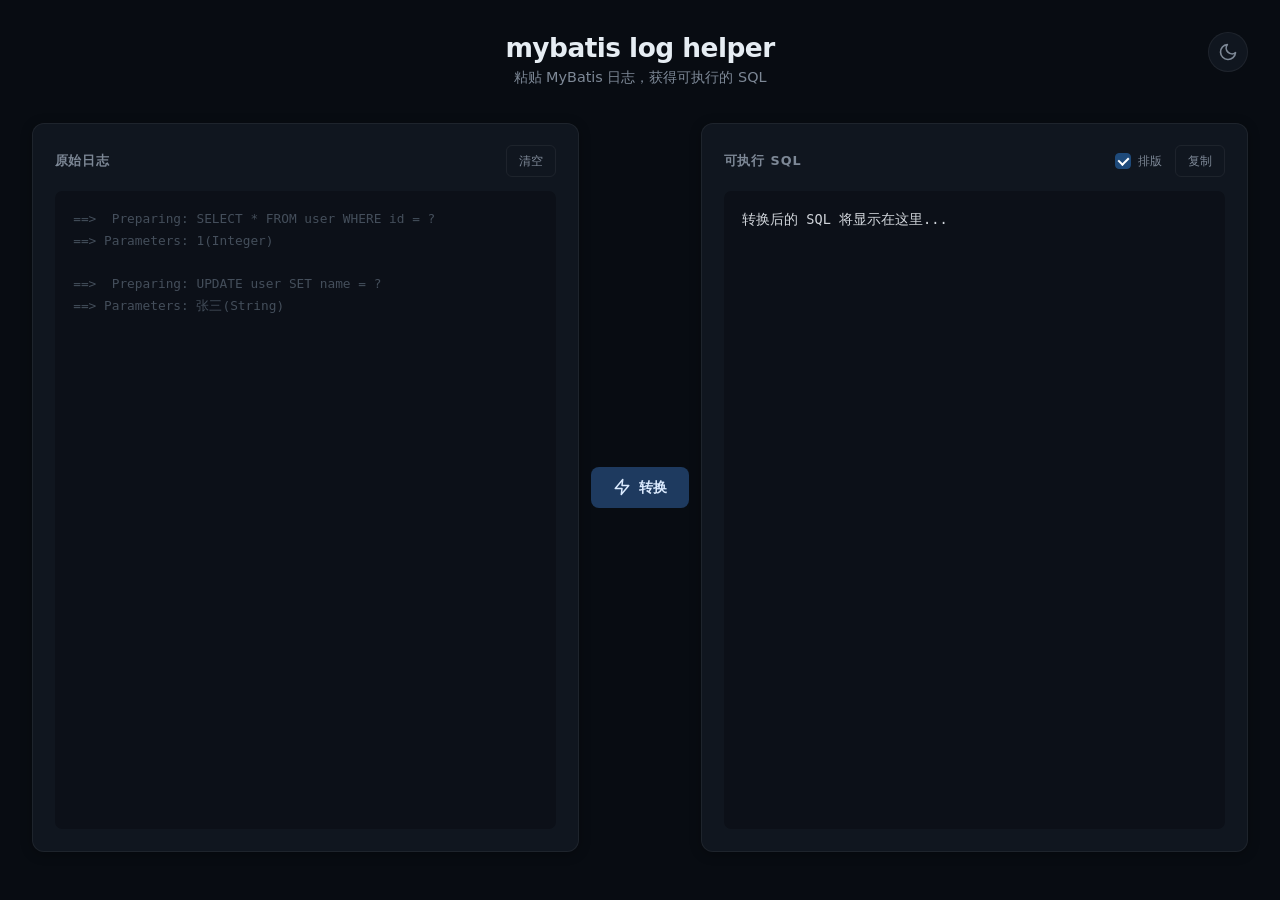
<file: index.html>
<!DOCTYPE html>
<html lang="zh-CN">
<head>
    <meta charset="UTF-8">
    <meta name="viewport" content="width=device-width, initial-scale=1.0">
    <title>mybatis log helper</title>
    <link rel="stylesheet" href="index.css">
</head>
<body>
    <div class="container">
        <header>
            <button id="themeToggle" class="theme-toggle" title="切换主题" aria-label="切换白天/黑夜模式">
                <svg class="icon-sun" viewBox="0 0 24 24" width="20" height="20" stroke="currentColor" stroke-width="2" fill="none" stroke-linecap="round" stroke-linejoin="round"><circle cx="12" cy="12" r="5"/><path d="M12 1v2M12 21v2M4.22 4.22l1.42 1.42M18.36 18.36l1.42 1.42M1 12h2M21 12h2M4.22 19.78l1.42-1.42M18.36 5.64l1.42-1.42"/></svg>
                <svg class="icon-moon" viewBox="0 0 24 24" width="20" height="20" stroke="currentColor" stroke-width="2" fill="none" stroke-linecap="round" stroke-linejoin="round"><path d="M21 12.79A9 9 0 1 1 11.21 3 7 7 0 0 0 21 12.79z"/></svg>
            </button>
            <h1>mybatis log helper</h1>
            <p>粘贴 MyBatis 日志，获得可执行的 SQL</p>
        </header>

        <main>
            <div class="panel input-panel">
                <div class="panel-header">
                    <h2>原始日志</h2>
                    <button id="clearBtn" class="btn secondary">清空</button>
                </div>
                <textarea id="logInput" placeholder="==>  Preparing: SELECT * FROM user WHERE id = ?
==> Parameters: 1(Integer)

==>  Preparing: UPDATE user SET name = ?
==> Parameters: 张三(String)"></textarea>
            </div>

            <div class="actions">
                <button id="convertBtn" class="btn primary">
                    <svg viewBox="0 0 24 24" stroke="currentColor" stroke-width="2" fill="none" stroke-linecap="round" stroke-linejoin="round"><path d="M13 2L3 14h9l-1 8 10-12h-9l1-8z"></path></svg>
                    转换
                </button>
            </div>

            <div class="panel output-panel">
                <div class="panel-header">
                    <h2>可执行 SQL</h2>
                    <div class="output-actions">
                        <label class="checkbox-label">
                            <input type="checkbox" id="formatCheckbox" checked>
                            排版
                        </label>
                        <button id="copyBtn" class="btn secondary">复制</button>
                    </div>
                </div>
                <pre id="outputPre"><code id="sqlOutput" tabindex="0">转换后的 SQL 将显示在这里...</code></pre>
            </div>
        </main>
    </div>
    <script src="app.js"></script>
</body>
</html>
</file>
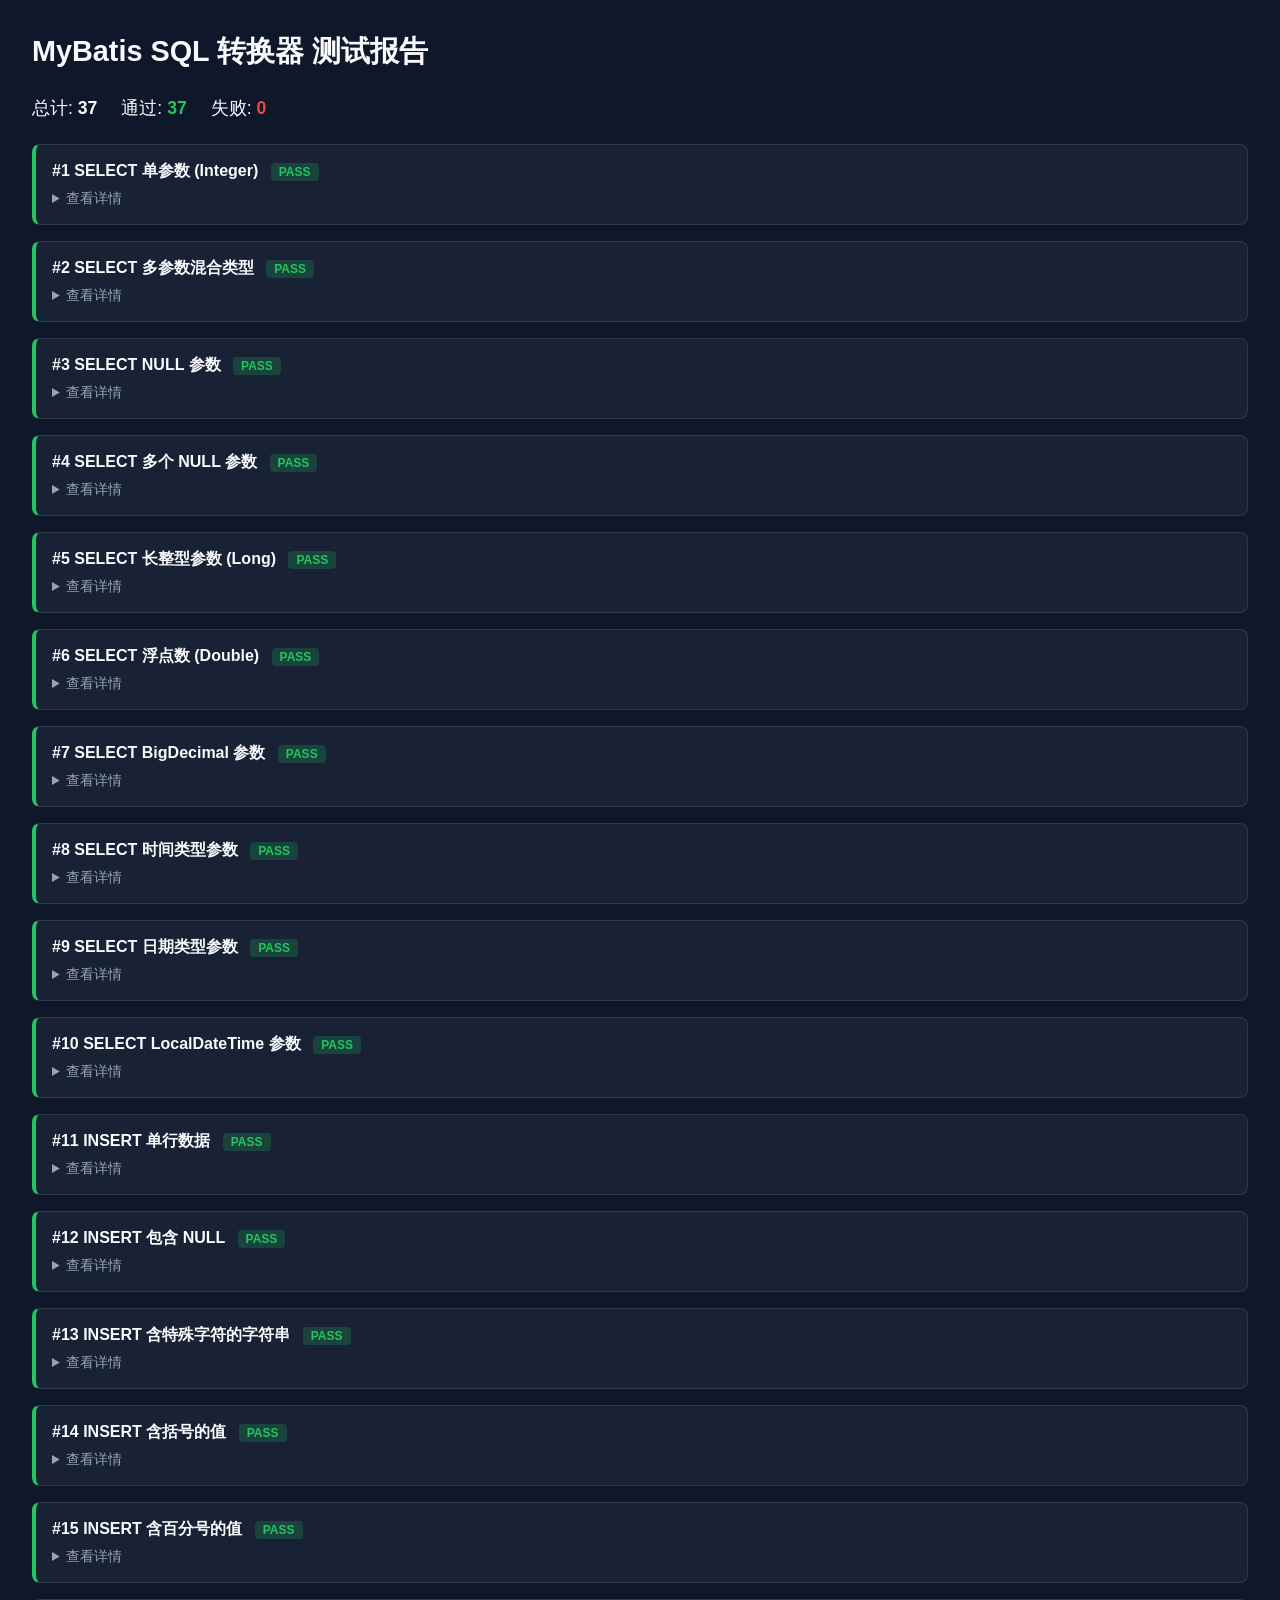
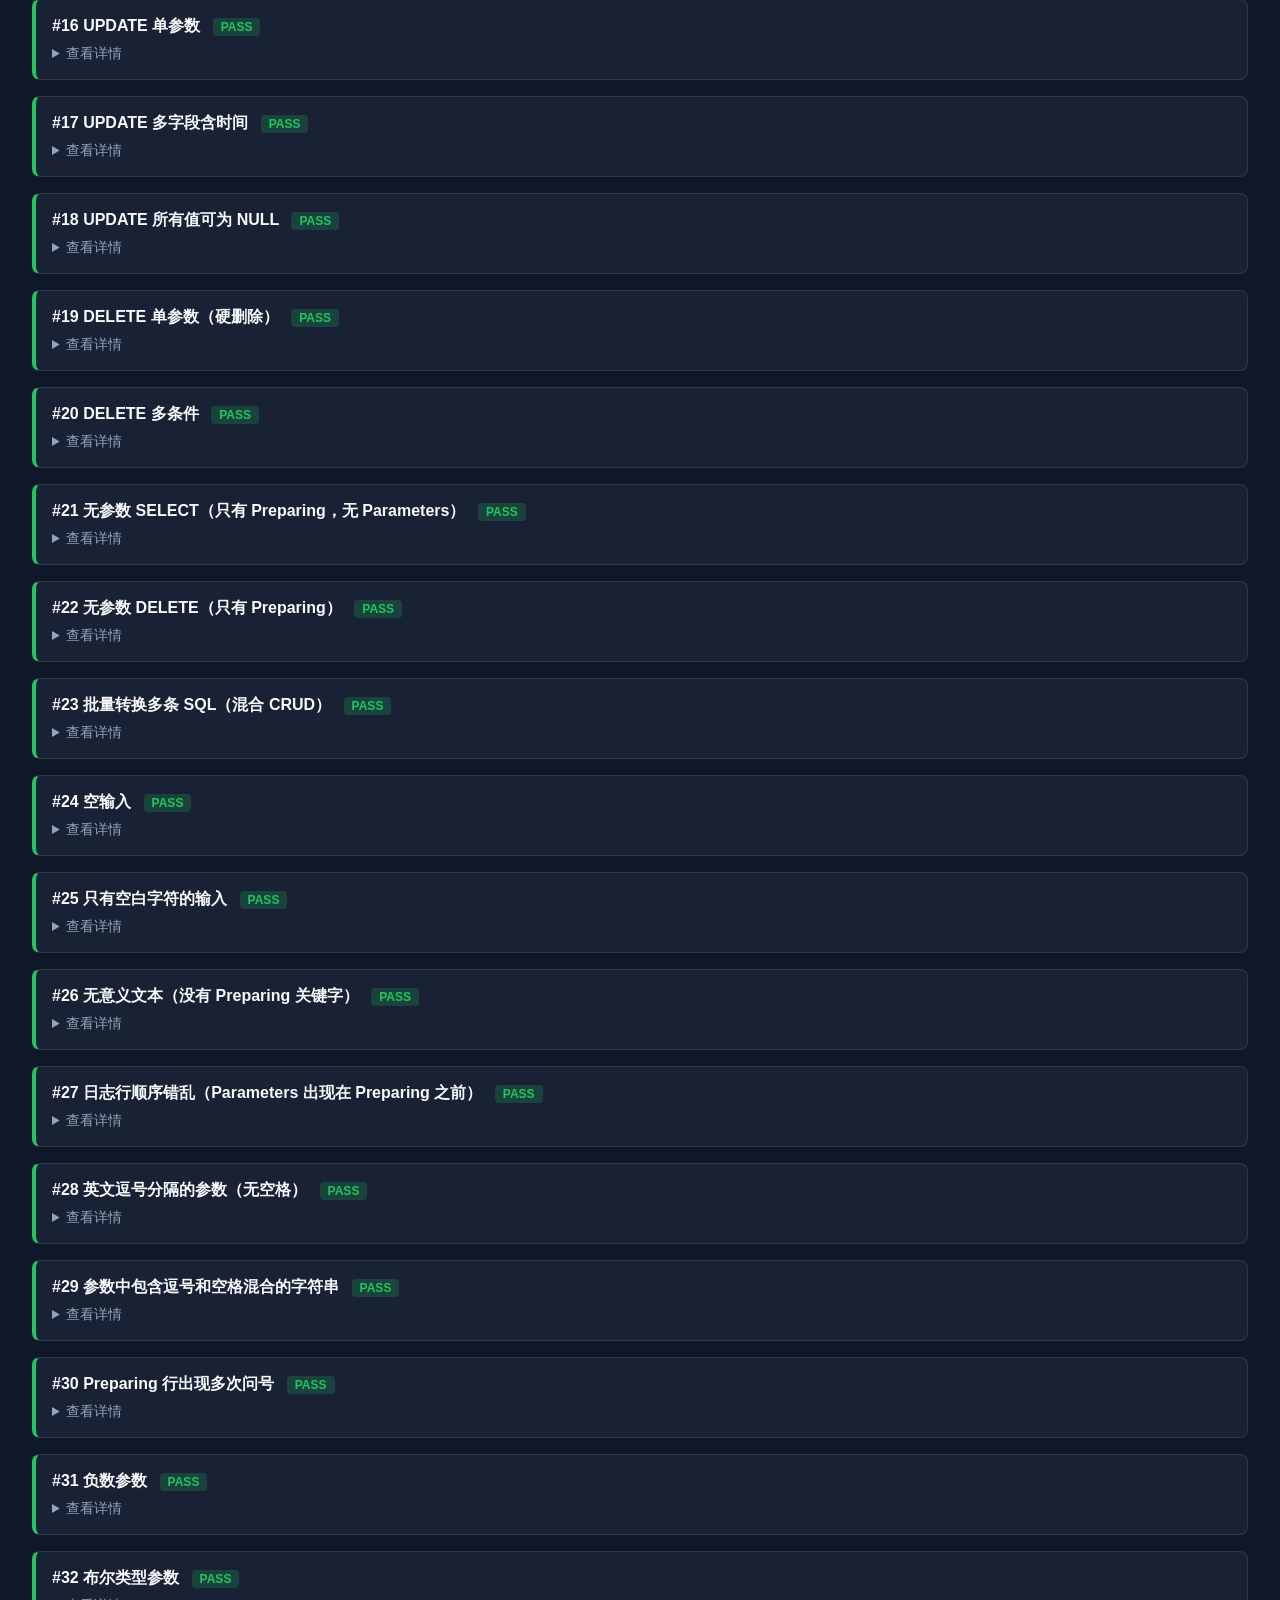
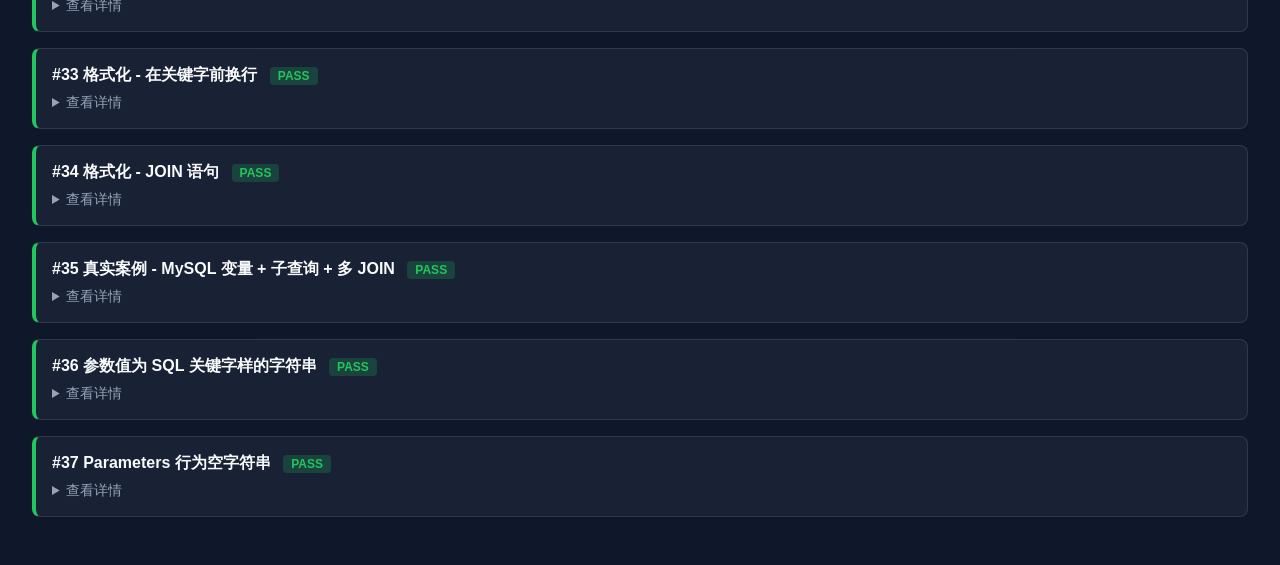
<file: test.html>
<!DOCTYPE html>
<html lang="zh-CN">
<head>
    <meta charset="UTF-8">
    <meta name="viewport" content="width=device-width, initial-scale=1.0">
    <title>MyBatis SQL 转换器 - 测试用例</title>
    <style>
        :root {
            --bg: #0f172a;
            --panel: rgba(30,41,59,0.7);
            --text: #f8fafc;
            --muted: #94a3b8;
            --green: #22c55e;
            --red: #ef4444;
            --yellow: #eab308;
            --border: rgba(255,255,255,0.1);
        }
        * { box-sizing: border-box; margin: 0; padding: 0; }
        body {
            background: var(--bg);
            color: var(--text);
            font-family: 'Inter', -apple-system, BlinkMacSystemFont, sans-serif;
            padding: 2rem;
        }
        h1 { font-size: 1.8rem; margin-bottom: 0.5rem; }
        .summary {
            display: flex; gap: 1.5rem; margin: 1.5rem 0;
            font-size: 1.1rem;
        }
        .summary span { font-weight: 700; }
        .summary .pass { color: var(--green); }
        .summary .fail { color: var(--red); }
        .test-case {
            background: var(--panel);
            border: 1px solid var(--border);
            border-left: 4px solid transparent;
            border-radius: 8px;
            padding: 1rem;
            margin-bottom: 1rem;
        }
        .test-case.pass { border-left-color: var(--green); }
        .test-case.fail { border-left-color: var(--red); }
        .test-case .name { font-weight: 600; margin-bottom: 0.5rem; }
        .test-case .name .badge {
            display: inline-block; padding: 2px 8px; border-radius: 4px;
            font-size: 0.75rem; margin-left: 0.5rem; font-weight: 700;
        }
        .badge.pass { background: rgba(34,197,94,0.2); color: var(--green); }
        .badge.fail { background: rgba(239,68,68,0.2); color: var(--red); }
        .test-case details { margin-top: 0.5rem; }
        .test-case summary { cursor: pointer; color: var(--muted); font-size: 0.85rem; }
        .test-case pre {
            background: rgba(0,0,0,0.3);
            padding: 0.75rem; border-radius: 6px;
            font-family: 'JetBrains Mono', monospace;
            font-size: 0.85rem; overflow-x: auto;
            white-space: pre-wrap; word-break: break-all;
            margin-top: 0.5rem;
        }
        .diff-line { color: var(--yellow); }
    </style>
</head>
<body>
<h1>MyBatis SQL 转换器 测试报告</h1>
<div class="summary">
    <div>总计: <span id="total">0</span></div>
    <div>通过: <span class="pass" id="passCount">0</span></div>
    <div>失败: <span class="fail" id="failCount">0</span></div>
</div>
<div id="results"></div>

<script>
// ========== 从 app.js 复制的核心函数 ==========
function convertMybatisLog(logText, shouldFormat) {
    const lines = logText.split('\n');
    let preparingSql = '';
    let pendingParams = null;
    let resultSqls = [];
    for (let i = 0; i < lines.length; i++) {
        let line = lines[i];
        if (line.includes('Preparing:')) {
            if (preparingSql) {
                let formattedSql = preparingSql;
                if (shouldFormat) formattedSql = formatSql(formattedSql);
                resultSqls.push(formattedSql + ';');
            }
            preparingSql = line.substring(line.indexOf('Preparing:') + 10).trim();
            if (pendingParams !== null) {
                let formattedSql = restoreSql(preparingSql, pendingParams);
                if (shouldFormat) formattedSql = formatSql(formattedSql);
                resultSqls.push(formattedSql + ';');
                preparingSql = '';
                pendingParams = null;
            }
        } else if (line.includes('Parameters:')) {
            const paramsStr = line.substring(line.indexOf('Parameters:') + 11).trim();
            if (preparingSql) {
                let formattedSql = restoreSql(preparingSql, paramsStr);
                if (shouldFormat) formattedSql = formatSql(formattedSql);
                resultSqls.push(formattedSql + ';');
                preparingSql = '';
            } else {
                pendingParams = paramsStr;
            }
        }
    }
    if (preparingSql) {
       let formattedSql = preparingSql;
       if (shouldFormat) formattedSql = formatSql(formattedSql);
       resultSqls.push(formattedSql + ';');
    }
    return resultSqls.join('\n\n------------------------------------------------------------\n\n');
}

function restoreSql(sql, paramsStr) {
    if (!paramsStr) return sql;
    const params = parseMyBatisParams(paramsStr);
    let result = '';
    let paramIndex = 0;
    for (let i = 0; i < sql.length; i++) {
        if (sql[i] === '?') {
            if (paramIndex < params.length) {
                let p = params[paramIndex];
                if (p.value === 'NULL') {
                    result += 'NULL';
                } else {
                    result += p.needQuote ? `'${p.value}'` : p.value;
                }
                paramIndex++;
            } else {
                result += '?';
            }
        } else {
            result += sql[i];
        }
    }
    return result;
}

function parseMyBatisParams(paramString) {
    if (!paramString || paramString.trim() === '') return [];
    const params = [];
    const quotedTypes = ['String', 'Timestamp', 'Date', 'Time', 'LocalDate', 'LocalTime', 'LocalDateTime', 'Char'];
    let remaining = paramString.trim();
    while (remaining.length > 0) {
        if (/^null\s*(?:,|$)/i.test(remaining)) {
            params.push({ value: 'NULL', needQuote: false });
            remaining = remaining.replace(/^null\s*,?\s*/, '');
            continue;
        }
        const typeRegex = /\(([a-zA-Z]+)\)(?=\s*(?:,|$))/g;
        const match = typeRegex.exec(remaining);
        if (!match) break;
        const val = remaining.substring(0, match.index);
        const type = match[1];
        const needQuote = quotedTypes.includes(type);
        params.push({ value: val, needQuote: needQuote });
        remaining = remaining.substring(match.index + match[0].length);
        remaining = remaining.replace(/^\s*,\s*/, '');
    }
    return params;
}

function formatSql(sql) {
    const keywords = ['FROM', 'WHERE', 'AND', 'OR', 'ORDER BY', 'GROUP BY', 'LEFT JOIN', 'INNER JOIN', 'RIGHT JOIN', 'LIMIT', 'HAVING'];
    let formatted = sql;
    keywords.forEach(kw => {
        const regex = new RegExp(`\\s+${kw}\\s+`, 'gi');
        formatted = formatted.replace(regex, `\n${kw} `);
    });
    return formatted;
}

// ========== 测试框架 ==========
const results = [];
let passCount = 0;
let failCount = 0;

function test(name, input, expectedOutput, options = {}) {
    const { format = false } = options;
    const separator = '\n\n------------------------------------------------------------\n\n';
    const actual = convertMybatisLog(input, format);
    const actualStatements = actual.split(separator);

    // 如果期望输出是数组，逐条比较；否则按整体比较
    let pass;
    if (Array.isArray(expectedOutput)) {
        if (actualStatements.length !== expectedOutput.length) {
            pass = false;
        } else {
            pass = expectedOutput.every((exp, idx) => {
                const act = actualStatements[idx].trim();
                const expTrimmed = exp.trim();
                // 移除末尾分号进行比较（兼容有无分号）
                const actClean = act.replace(/;$/, '');
                const expClean = expTrimmed.replace(/;$/, '');
                return actClean === expClean;
            });
        }
    } else {
        pass = actual.trim().replace(/;$/, '') === expectedOutput.trim().replace(/;$/, '');
    }

    if (pass) { passCount++; } else { failCount++; }
    results.push({ name, input, expectedOutput, actual, pass, expectedArray: Array.isArray(expectedOutput) });
}

function renderResults() {
    document.getElementById('total').textContent = results.length;
    document.getElementById('passCount').textContent = passCount;
    document.getElementById('failCount').textContent = failCount;

    const container = document.getElementById('results');
    results.forEach((r, idx) => {
        const cls = r.pass ? 'pass' : 'fail';
        const badgeLabel = r.pass ? 'PASS' : 'FAIL';
        const div = document.createElement('div');
        div.className = `test-case ${cls}`;
        const expDisplay = r.expectedArray ? JSON.stringify(r.expectedOutput, null, 2) : r.expectedOutput;
        div.innerHTML = `
            <div class="name">#${idx + 1} ${r.name} <span class="badge ${cls}">${badgeLabel}</span></div>
            <details>
                <summary>查看详情</summary>
                <div><strong>输入:</strong></div>
                <pre>${escapeHtml(r.input)}</pre>
                <div><strong>期望:</strong></div>
                <pre>${escapeHtml(expDisplay)}</pre>
                <div><strong>实际:</strong></div>
                <pre>${escapeHtml(r.actual)}</pre>
            </details>
        `;
        container.appendChild(div);
    });
}

function escapeHtml(str) {
    return String(str).replace(/&/g,'&amp;').replace(/</g,'&lt;').replace(/>/g,'&gt;');
}

// ========== 测试用例 ==========

// --- SELECT ---
test('SELECT 单参数 (Integer)',
    '==>  Preparing: SELECT * FROM user WHERE id = ?\n==> Parameters: 1(Integer)',
    'SELECT * FROM user WHERE id = 1;');

test('SELECT 多参数混合类型',
    '==>  Preparing: SELECT * FROM user WHERE name = ? AND age > ? AND status = ?\n==> Parameters: 张三(String), 18(Integer), active(String)',
    "SELECT * FROM user WHERE name = '张三' AND age > 18 AND status = 'active';");

test('SELECT NULL 参数',
    '==>  Preparing: SELECT * FROM user WHERE email = ?\n==> Parameters: null',
    'SELECT * FROM user WHERE email = NULL;');

test('SELECT 多个 NULL 参数',
    '==>  Preparing: SELECT * FROM user WHERE phone = ? AND address = ?\n==> Parameters: null, null',
    'SELECT * FROM user WHERE phone = NULL AND address = NULL;');

test('SELECT 长整型参数 (Long)',
    '==>  Preparing: SELECT * FROM orders WHERE id = ?\n==> Parameters: 9999999999999(Long)',
    'SELECT * FROM orders WHERE id = 9999999999999;');

test('SELECT 浮点数 (Double)',
    '==>  Preparing: SELECT * FROM product WHERE price > ?\n==> Parameters: 99.99(Double)',
    'SELECT * FROM product WHERE price > 99.99;');

test('SELECT BigDecimal 参数',
    '==>  Preparing: SELECT * FROM account WHERE balance = ?\n==> Parameters: 100.50(BigDecimal)',
    'SELECT * FROM account WHERE balance = 100.50;');

test('SELECT 时间类型参数',
    '==>  Preparing: SELECT * FROM log WHERE create_time > ? AND update_time < ?\n==> Parameters: 2024-01-01 00:00:00(Timestamp), 2024-12-31 23:59:59(Timestamp)',
    "SELECT * FROM log WHERE create_time > '2024-01-01 00:00:00' AND update_time < '2024-12-31 23:59:59';");

test('SELECT 日期类型参数',
    '==>  Preparing: SELECT * FROM event WHERE event_date = ?\n==> Parameters: 2024-06-15(Date)',
    "SELECT * FROM event WHERE event_date = '2024-06-15';");

test('SELECT LocalDateTime 参数',
    '==>  Preparing: SELECT * FROM schedule WHERE start_time >= ?\n==> Parameters: 2024-06-15T10:30:00(LocalDateTime)',
    "SELECT * FROM schedule WHERE start_time >= '2024-06-15T10:30:00';");

// --- INSERT ---
test('INSERT 单行数据',
    '==>  Preparing: INSERT INTO user (name, age, email) VALUES (?, ?, ?)\n==> Parameters: 李四(String), 25(Integer), lisi@test.com(String)',
    "INSERT INTO user (name, age, email) VALUES ('李四', 25, 'lisi@test.com');");

test('INSERT 包含 NULL',
    '==>  Preparing: INSERT INTO user (name, phone) VALUES (?, ?)\n==> Parameters: 王五(String), null',
    "INSERT INTO user (name, phone) VALUES ('王五', NULL);");

test('INSERT 含特殊字符的字符串',
    `==>  Preparing: INSERT INTO comment (content) VALUES (?)\n==> Parameters: 哈喽，这是一个包含"双引号"和'单引号'的评论！(String)`,
    `INSERT INTO comment (content) VALUES ('哈喽，这是一个包含"双引号"和'单引号'的评论！');`);

test('INSERT 含括号的值',
    '==>  Preparing: INSERT INTO item (name, spec) VALUES (?, ?)\n==> Parameters: 商品A(String), 颜色:红(已确认)(String)',
    "INSERT INTO item (name, spec) VALUES ('商品A', '颜色:红(已确认)');");

test('INSERT 含百分号的值',
    '==>  Preparing: INSERT INTO discount (rate) VALUES (?)\n==> Parameters: 50%(String)',
    "INSERT INTO discount (rate) VALUES ('50%');");

// --- UPDATE ---
test('UPDATE 单参数',
    '==>  Preparing: UPDATE user SET name = ? WHERE id = ?\n==> Parameters: 新名字(String), 100(Integer)',
    "UPDATE user SET name = '新名字' WHERE id = 100;");

test('UPDATE 多字段含时间',
    '==>  Preparing: UPDATE order SET status = ?, update_time = ? WHERE id = ?\n==> Parameters: PAID(String), 2024-06-15 12:00:00(Timestamp), 500(Long)',
    "UPDATE order SET status = 'PAID', update_time = '2024-06-15 12:00:00' WHERE id = 500;");

test('UPDATE 所有值可为 NULL',
    '==>  Preparing: UPDATE config SET value = ? WHERE key = ?\n==> Parameters: null, theme(String)',
    "UPDATE config SET value = NULL WHERE key = 'theme';");

// --- DELETE ---
test('DELETE 单参数（硬删除）',
    '==>  Preparing: DELETE FROM user WHERE id = ?\n==> Parameters: 999(Integer)',
    'DELETE FROM user WHERE id = 999;');

test('DELETE 多条件',
    '==>  Preparing: DELETE FROM session WHERE user_id = ? AND expired = ?\n==> Parameters: 888(Long), true(Boolean)',
    'DELETE FROM session WHERE user_id = 888 AND expired = true;');

// --- 无参数 SQL ---
test('无参数 SELECT（只有 Preparing，无 Parameters）',
    '==>  Preparing: SELECT count(*) FROM user',
    'SELECT count(*) FROM user;');

test('无参数 DELETE（只有 Preparing）',
    '==>  Preparing: DELETE FROM temp_log',
    'DELETE FROM temp_log;');

// --- 批量多条 SQL ---
test('批量转换多条 SQL（混合 CRUD）',
    `==>  Preparing: SELECT * FROM user WHERE id = ?
==> Parameters: 1(Integer)
==>  Preparing: UPDATE user SET name = ? WHERE id = ?
==> Parameters: 测试用户(String), 1(Integer)
==>  Preparing: SELECT count(*) FROM log
==>  Preparing: INSERT INTO log (user_id, action) VALUES (?, ?)
==> Parameters: 1(Integer), LOGIN(String)`,
    [
        'SELECT * FROM user WHERE id = 1;',
        "UPDATE user SET name = '测试用户' WHERE id = 1;",
        'SELECT count(*) FROM log;',
        "INSERT INTO log (user_id, action) VALUES (1, 'LOGIN');"
    ]);

// --- 边界情况 ---
test('空输入',
    '',
    '');

test('只有空白字符的输入',
    '   \n  \n  ',
    '');

test('无意义文本（没有 Preparing 关键字）',
    '这是一段无关的日志\n2024-06-15 INFO Starting application',
    '');

test('日志行顺序错乱（Parameters 出现在 Preparing 之前）',
    '==> Parameters: 1(Integer)\n==>  Preparing: SELECT * FROM user WHERE id = ?',
    'SELECT * FROM user WHERE id = 1;');

test('英文逗号分隔的参数（无空格）',
    '==>  Preparing: SELECT * FROM user WHERE a = ? AND b = ?\n==> Parameters: 1(Integer),2(Integer)',
    'SELECT * FROM user WHERE a = 1 AND b = 2;');

test('参数中包含逗号和空格混合的字符串',
    '==>  Preparing: INSERT INTO addr (detail) VALUES (?)\n==> Parameters: 浙江省, 杭州市, 西湖区(String)',
    "INSERT INTO addr (detail) VALUES ('浙江省, 杭州市, 西湖区');");

test('Preparing 行出现多次问号',
    '==>  Preparing: SELECT * FROM t WHERE a IN (?, ?, ?) AND b = ?\n==> Parameters: 1(Integer), 2(Integer), 3(Integer), yes(String)',
    "SELECT * FROM t WHERE a IN (1, 2, 3) AND b = 'yes';");

test('负数参数',
    '==>  Preparing: SELECT * FROM account WHERE balance < ?\n==> Parameters: -100(BigDecimal)',
    'SELECT * FROM account WHERE balance < -100;');

test('布尔类型参数',
    '==>  Preparing: UPDATE user SET active = ? WHERE id = ?\n==> Parameters: true(Boolean), 1(Integer)',
    'UPDATE user SET active = true WHERE id = 1;');

// --- 格式化测试 ---
test('格式化 - 在关键字前换行',
    '==>  Preparing: SELECT * FROM user WHERE id = ? AND name = ? ORDER BY id LIMIT 10\n==> Parameters: 1(Integer), admin(String)',
    "SELECT *\nFROM user\nWHERE id = 1\nAND name = 'admin'\nORDER BY id\nLIMIT 10;",
    { format: true });

test('格式化 - JOIN 语句',
    '==>  Preparing: SELECT u.name, o.total FROM user u LEFT JOIN order o ON u.id = o.user_id WHERE o.total > ?\n==> Parameters: 100(Double)',
    "SELECT u.name, o.total\nFROM user u\nLEFT JOIN order o ON u.id = o.user_id\nWHERE o.total > 100;",
    { format: true });

// --- 真实复杂 SQL（MySQL 变量、子查询、多 JOIN）---
test('真实案例 - MySQL 变量 + 子查询 + 多 JOIN',
    `==>  Preparing: select tt.*, IF ( @warehousecode = tt.warehouse_code, @rank := @rank + 1, @rank := 0 ) AS seq_no, @warehousecode := tt.warehouse_code AS warehouse_code from ( select t.*, t2.trans_company_id, t2.plan_no, t3.next_step from t_queue_dispatch_entry_queue t LEFT JOIN t_queue_dispatch_procure_deal t2 ON ( t.deal_id = t2.deal_id AND t.queue_type = t2.queue_type ) LEFT JOIN t_queue_dispatch_entry_queue_factory_record t3 ON ( t2.plan_no = t3.schedule_no ) where 1=1 AND t.warehouse_code = ? AND t.status in ('QUS010','QUS017') GROUP BY t.\`task_id\` ORDER BY t.queue_start_time ) tt,(SELECT @warehousecode := NULL, @rank := 0) q
==> Parameters: 27291A1112(String)`,
    "select tt.*, IF ( @warehousecode = tt.warehouse_code, @rank := @rank + 1, @rank := 0 ) AS seq_no, @warehousecode := tt.warehouse_code AS warehouse_code from ( select t.*, t2.trans_company_id, t2.plan_no, t3.next_step from t_queue_dispatch_entry_queue t LEFT JOIN t_queue_dispatch_procure_deal t2 ON ( t.deal_id = t2.deal_id AND t.queue_type = t2.queue_type ) LEFT JOIN t_queue_dispatch_entry_queue_factory_record t3 ON ( t2.plan_no = t3.schedule_no ) where 1=1 AND t.warehouse_code = '27291A1112' AND t.status in ('QUS010','QUS017') GROUP BY t.\`task_id\` ORDER BY t.queue_start_time ) tt,(SELECT @warehousecode := NULL, @rank := 0) q;");

// --- SQL 关键字 / 保留字 ---
test('参数值为 SQL 关键字样的字符串',
    '==>  Preparing: SELECT * FROM config WHERE key = ?\n==> Parameters: FROM(String)',
    "SELECT * FROM config WHERE key = 'FROM';");

// --- 只有一条 Preparing，参数为空的边界情况 ---
test('Parameters 行为空字符串',
    '==>  Preparing: SELECT 1 FROM dual\n==> Parameters: ',
    'SELECT 1 FROM dual;');

// ========== 渲染结果 ==========
renderResults();
</script>
</body>
</html>
</file>
<file: index.css>
:root {
    --bg: #080c12;
    --surface: rgba(18, 24, 34, 0.9);
    --border: rgba(255, 255, 255, 0.06);
    --border-focus: rgba(30, 80, 160, 0.35);
    --text: #e6edf3;
    --text-secondary: #7d8896;
    --text-muted: #444e5b;
    --accent: #1e4a7a;
    --accent-glow: rgba(30, 74, 122, 0.3);
    --accent-hover: #2563eb;
    --input-bg: rgba(0, 0, 0, 0.25);
    --code-color: #d1d5db;
    --btn-secondary-hover: rgba(255, 255, 255, 0.04);
    --btn-secondary-hover-border: rgba(255, 255, 255, 0.12);
    --checkbox-bg: rgba(255, 255, 255, 0.05);
    --checkbox-hover-border: rgba(255, 255, 255, 0.2);
    --scrollbar-thumb: rgba(255, 255, 255, 0.06);
    --scrollbar-thumb-hover: rgba(255, 255, 255, 0.12);
    --panel-shadow: 0 2px 12px rgba(0, 0, 0, 0.3);
    --font: 'Inter', -apple-system, BlinkMacSystemFont, "Segoe UI", system-ui, sans-serif;
    --mono: 'JetBrains Mono', 'SF Mono', 'Fira Code', 'Cascadia Code', monospace;
    --radius: 12px;
    --radius-sm: 7px;
}

[data-theme="light"] {
    --bg: #f1f5f9;
    --surface: #ffffff;
    --border: rgba(0, 0, 0, 0.08);
    --border-focus: rgba(30, 80, 160, 0.3);
    --text: #1e293b;
    --text-secondary: #64748b;
    --text-muted: #94a3b8;
    --accent: #1e4a7a;
    --accent-glow: rgba(30, 74, 122, 0.15);
    --accent-hover: #2563eb;
    --input-bg: #f8fafc;
    --code-color: #334155;
    --btn-secondary-hover: rgba(0, 0, 0, 0.04);
    --btn-secondary-hover-border: rgba(0, 0, 0, 0.12);
    --checkbox-bg: rgba(0, 0, 0, 0.04);
    --checkbox-hover-border: rgba(0, 0, 0, 0.2);
    --scrollbar-thumb: rgba(0, 0, 0, 0.1);
    --scrollbar-thumb-hover: rgba(0, 0, 0, 0.2);
    --panel-shadow: 0 1px 6px rgba(0, 0, 0, 0.06);
}

* { box-sizing: border-box; margin: 0; padding: 0; }

body {
    background: var(--bg);
    color: var(--text);
    font-family: var(--font);
    min-height: 100vh;
    display: flex;
    justify-content: center;
    -webkit-font-smoothing: antialiased;
}

.container {
    width: 100%;
    max-width: 1480px;
    padding: 2rem 2rem 3rem;
    display: flex;
    flex-direction: column;
    gap: 1.75rem;
}

/* ===== Header ===== */
header {
    text-align: center;
    padding-bottom: 0.5rem;
    position: relative;
}

.theme-toggle {
    position: absolute;
    right: 0;
    top: 0;
    width: 40px;
    height: 40px;
    border-radius: 50%;
    border: 1px solid var(--border);
    background: var(--surface);
    cursor: pointer;
    display: flex;
    align-items: center;
    justify-content: center;
    color: var(--text-secondary);
    transition: all 0.2s ease;
}
.theme-toggle:hover {
    color: var(--text);
    border-color: var(--text-secondary);
}
.theme-toggle .icon-sun { display: none; }
.theme-toggle .icon-moon { display: block; }

[data-theme="light"] .theme-toggle .icon-sun { display: block; }
[data-theme="light"] .theme-toggle .icon-moon { display: none; }
header h1 {
    font-size: 1.65rem;
    font-weight: 700;
    letter-spacing: -0.02em;
    color: var(--text);
    margin-bottom: 0.3rem;
}
header p {
    color: var(--text-secondary);
    font-size: 0.9rem;
}

/* ===== Main Layout ===== */
main {
    display: flex;
    gap: 0.75rem;
    flex: 1;
    align-items: stretch;
}
@media (max-width: 1023px) {
    main { flex-direction: column; }
}

/* ===== Panels ===== */
.panel {
    flex: 1;
    background: var(--surface);
    border: 1px solid var(--border);
    border-radius: var(--radius);
    padding: 1.35rem;
    display: flex;
    flex-direction: column;
    backdrop-filter: blur(12px);
    -webkit-backdrop-filter: blur(12px);
    box-shadow: var(--panel-shadow);
    transition: border-color 0.25s ease;
}
.panel:focus-within {
    border-color: var(--border-focus);
}

.panel-header {
    display: flex;
    justify-content: space-between;
    align-items: center;
    margin-bottom: 0.85rem;
    gap: 0.75rem;
}
.panel-header h2 {
    font-size: 0.8rem;
    font-weight: 600;
    text-transform: uppercase;
    letter-spacing: 0.07em;
    color: var(--text-secondary);
}

/* ===== Textarea ===== */
textarea {
    flex: 1;
    min-height: 500px;
    background: var(--input-bg);
    border: 1px solid transparent;
    border-radius: var(--radius-sm);
    padding: 1rem 1.1rem;
    color: var(--text);
    font-family: var(--mono);
    font-size: 0.85rem;
    line-height: 1.7;
    resize: none;
    outline: none;
    transition: border-color 0.2s ease;
}
textarea:focus {
    border-color: rgba(30, 64, 120, 0.4);
}
textarea::placeholder {
    color: var(--text-muted);
    font-family: var(--mono);
    font-size: 0.8rem;
}

/* ===== Output Area ===== */
pre {
    flex: 1;
    margin: 0;
    background: var(--input-bg);
    border: 1px solid transparent;
    border-radius: var(--radius-sm);
    padding: 1rem 1.1rem;
    overflow: auto;
    min-height: 500px;
}
code {
    font-family: var(--mono);
    font-size: 0.85rem;
    line-height: 1.7;
    color: var(--code-color);
    white-space: pre-wrap;
    word-break: break-all;
}

/* ===== Action Center ===== */
.actions {
    display: flex;
    flex-direction: column;
    align-items: center;
    justify-content: center;
    gap: 0.5rem;
    min-width: 48px;
}
@media (max-width: 1023px) {
    .actions { flex-direction: row; padding: 0.25rem 0; }
}

/* ===== Buttons ===== */
.btn {
    display: inline-flex;
    align-items: center;
    justify-content: center;
    gap: 0.45rem;
    border: none;
    border-radius: 6px;
    font-family: var(--font);
    font-weight: 600;
    font-size: 0.85rem;
    cursor: pointer;
    transition: all 0.2s ease;
    white-space: nowrap;
    user-select: none;
    -webkit-user-select: none;
}

.btn.primary {
    background: #1e3a5f;
    color: #dbeafe;
    padding: 0.7rem 1.4rem;
    font-size: 0.88rem;
    border-radius: 8px;
    box-shadow: none;
}
.btn.primary:hover {
    background: #1e4a7a;
    color: #eff6ff;
    transform: translateY(-1px);
}
.btn.primary:active {
    transform: translateY(0);
    background: #162d4a;
}
.btn.primary svg { width: 18px; height: 18px; }

.btn.secondary {
    background: transparent;
    color: var(--text-secondary);
    border: 1px solid var(--border);
    padding: 0.4rem 0.75rem;
    font-size: 0.78rem;
    font-weight: 500;
}
.btn.secondary:hover {
    background: var(--btn-secondary-hover);
    color: var(--text);
    border-color: var(--btn-secondary-hover-border);
}

/* ===== Output Actions ===== */
.output-actions {
    display: flex;
    align-items: center;
    gap: 0.85rem;
}

.checkbox-label {
    display: flex;
    align-items: center;
    gap: 0.4rem;
    font-size: 0.78rem;
    color: var(--text-secondary);
    cursor: pointer;
    user-select: none;
    -webkit-user-select: none;
    font-weight: 500;
}
.checkbox-label input[type="checkbox"] {
    appearance: none;
    -webkit-appearance: none;
    width: 16px;
    height: 16px;
    background: var(--checkbox-bg);
    border: 1px solid var(--border);
    border-radius: 4px;
    cursor: pointer;
    position: relative;
    transition: all 0.15s ease;
    flex-shrink: 0;
}
.checkbox-label input[type="checkbox"]:checked {
    background: var(--accent);
    border-color: var(--accent);
}
.checkbox-label input[type="checkbox"]:checked::after {
    content: '';
    position: absolute;
    left: 4px;
    top: 1px;
    width: 5px;
    height: 8px;
    border: solid #fff;
    border-width: 0 2px 2px 0;
    transform: rotate(45deg);
}
.checkbox-label:hover input[type="checkbox"] {
    border-color: var(--checkbox-hover-border);
}

/* 复制成功反馈 */
.btn.secondary.copied {
    background: rgba(30, 74, 122, 0.18);
    border-color: rgba(30, 80, 160, 0.35);
    color: #93c5fd;
}

/* ===== Scrollbar ===== */
textarea::-webkit-scrollbar,
pre::-webkit-scrollbar { width: 5px; height: 5px; }
textarea::-webkit-scrollbar-track,
pre::-webkit-scrollbar-track { background: transparent; }
textarea::-webkit-scrollbar-thumb,
pre::-webkit-scrollbar-thumb {
    background: var(--scrollbar-thumb);
    border-radius: 3px;
}
textarea::-webkit-scrollbar-thumb:hover,
pre::-webkit-scrollbar-thumb:hover { background: var(--scrollbar-thumb-hover); }
</file>
